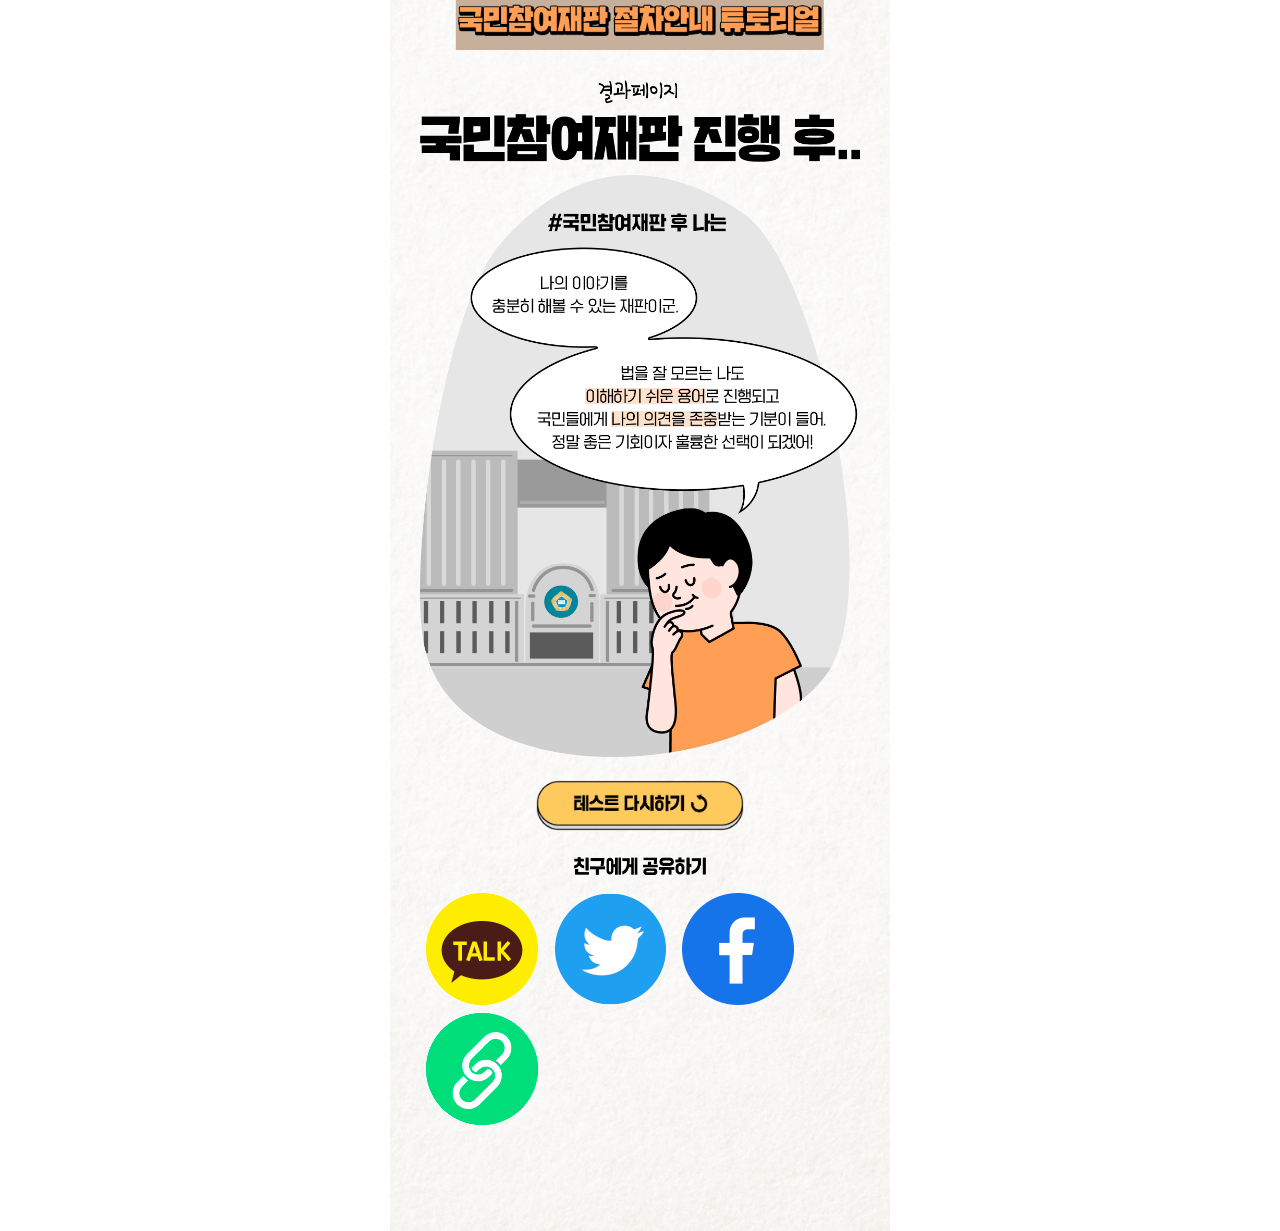
<file: result.html>
<!DOCTYPE html>
<html lang="ko">
<head>
    <meta charset="UTF-8">
    <meta name="viewport" content="width=device-width, initial-scale=1.0">
    <title>국민참여재판 튜토리얼 [결과]</title>
    <link rel="stylesheet" href="https://cdn.jsdelivr.net/npm/bootstrap@4.5.3/dist/css/bootstrap.min.css"
        integrity="sha384-TX8t27EcRE3e/ihU7zmQxVncDAy5uIKz4rEkgIXeMed4M0jlfIDPvg6uqKI2xXr2" crossorigin="anonymous">
    <link rel="stylesheet" href="style.css">
    <meta property="og:url"           content="https://leafy-empanada-b0c97b.netlify.app/result.html" />
    <meta property="og:type"          content="website" />
    <meta property="og:title"         content="국민참여재판 튜토리얼" />
    <meta property="og:description"   content="국민참여재판 튜토리얼" />
    <meta property="og:image"         content="'https://user-images.githubusercontent.com/55049159/201449154-3b91d106-9a07-488b-b163-95e5eed842bb.png'," />
</head>
<body>
    <form>
        <input id="pageId" name="pageId" value=""  hidden />
    </form>
        <div class="Toastify"></div>
        <div class="grb">
                    <div style="position: fixed;  height: 40px; transform: translateX(-50%) scale(1); transform-origin: center top; left: 50%; z-index: 1;">
                        <div id="header" style="height: 50px; background-color: rgb(199, 176, 155); text-align: center;align-items: center;">
                            <div class="row" style="width:100%;height:100%;margin-right:0px;margin-left:0px;align-items: center;">
                                <div class="col-2 col-sm-2" >
                                </div>
                                <div id="header_img_wrap" class="col-8 col-sm-8 " >
                                    <img id="header_img"  style="height:35px;width:100%;" src="/assets/images/test02_header.png">
                                </div>
                                <div class="col-2 col-sm-2 ">
                                </div>
                            </div> 
                        </div>
                    </div>

                    <div id="content" class="content">
                        
                        <!-- 기종 사이즈에 맞춰서 변경 -->
                            <div class="dummy-header" style="height:80px;max-width: 500px;"></div>
                            <div class="page-slide-wrap">
                                <div class="page-slide slide-off-enter-done">
                                    <div style="min-height: calc((100vh - 84px) / 1); position:relative; top:10%;
                                     margin-left:6%; margin-right:6%;" >
                                        <div id="tutorial_result_content">
                                            <img id="tutorial_result_titleSrc" src="/assets/images/results/tutorial_result_title.png">
                                            <img id="tutorial_result_titleImageSrc" src="/assets/images/results/tutorial_result_titleImg.png">
                                            <div id="reset" class="d-flex flex-row justify-content-center"> 
                                                <button type="button" class="resetBtn" id="resetBtn"><img id="resetImg" src="/assets/images/icon/resetBtn.png"></button>
                                            </div>
                                            <div id="shareTitle">
                                                <img id="shareTitleSrc" src="/assets/images/icon/share_title2.png">
                                            </div>
                                            <div id="share" class="d-flex flex-row justify-content-center"> 
                                                <div class="item"></div>
                                                <button type="button" class="shareBtn" id="kakaoBtn2"><img id="kakao"  src="/assets/images/icon/kakao.png"></button>
                                                <button type="button" class="shareBtn" id="tweetBtn"><img id="tweet" src="/assets/images/icon/tweet.png"></button>
                                                <button type="button" class="shareBtn" id="facebookBtn"><img id="facebook" src="/assets/images/icon/facebook.png"></button>
                                                <button type="button" class="shareBtn" id="linkBtn"><img id="link" src="/assets/images/icon/link.png"></button>
                                                <div class="item"></div>
                                            </div>
                                        </div>
                                        <div class="dummy-footer" style="height: 100px;max-width: 500px;"></div>
                                    </div>
                                </div>
                            </div>
                    </div>
            </div>
        </div>

    <script src="https://t1.kakaocdn.net/kakao_js_sdk/2.0.1/kakao.min.js"
    integrity="sha384-eKjgHJ9+vwU/FCSUG3nV1RKFolUXLsc6nLQ2R1tD0t4YFPCvRmkcF8saIfOZNWf/" crossorigin="anonymous"></script>
    <script src="https://code.jquery.com/jquery-3.5.1.slim.min.js"
        integrity="sha384-DfXdz2htPH0lsSSs5nCTpuj/zy4C+OGpamoFVy38MVBnE+IbbVYUew+OrCXaRkfj"
        crossorigin="anonymous"></script>
    <script src="https://cdn.jsdelivr.net/npm/bootstrap@4.5.3/dist/js/bootstrap.bundle.min.js"
        integrity="sha384-ho+j7jyWK8fNQe+A12Hb8AhRq26LrZ/JpcUGGOn+Y7RsweNrtN/tE3MoK7ZeZDyx"
        crossorigin="anonymous"></script>
    <script src="data.js"></script>
    <script src="result.js"></script>
</body>
</html>
</file>
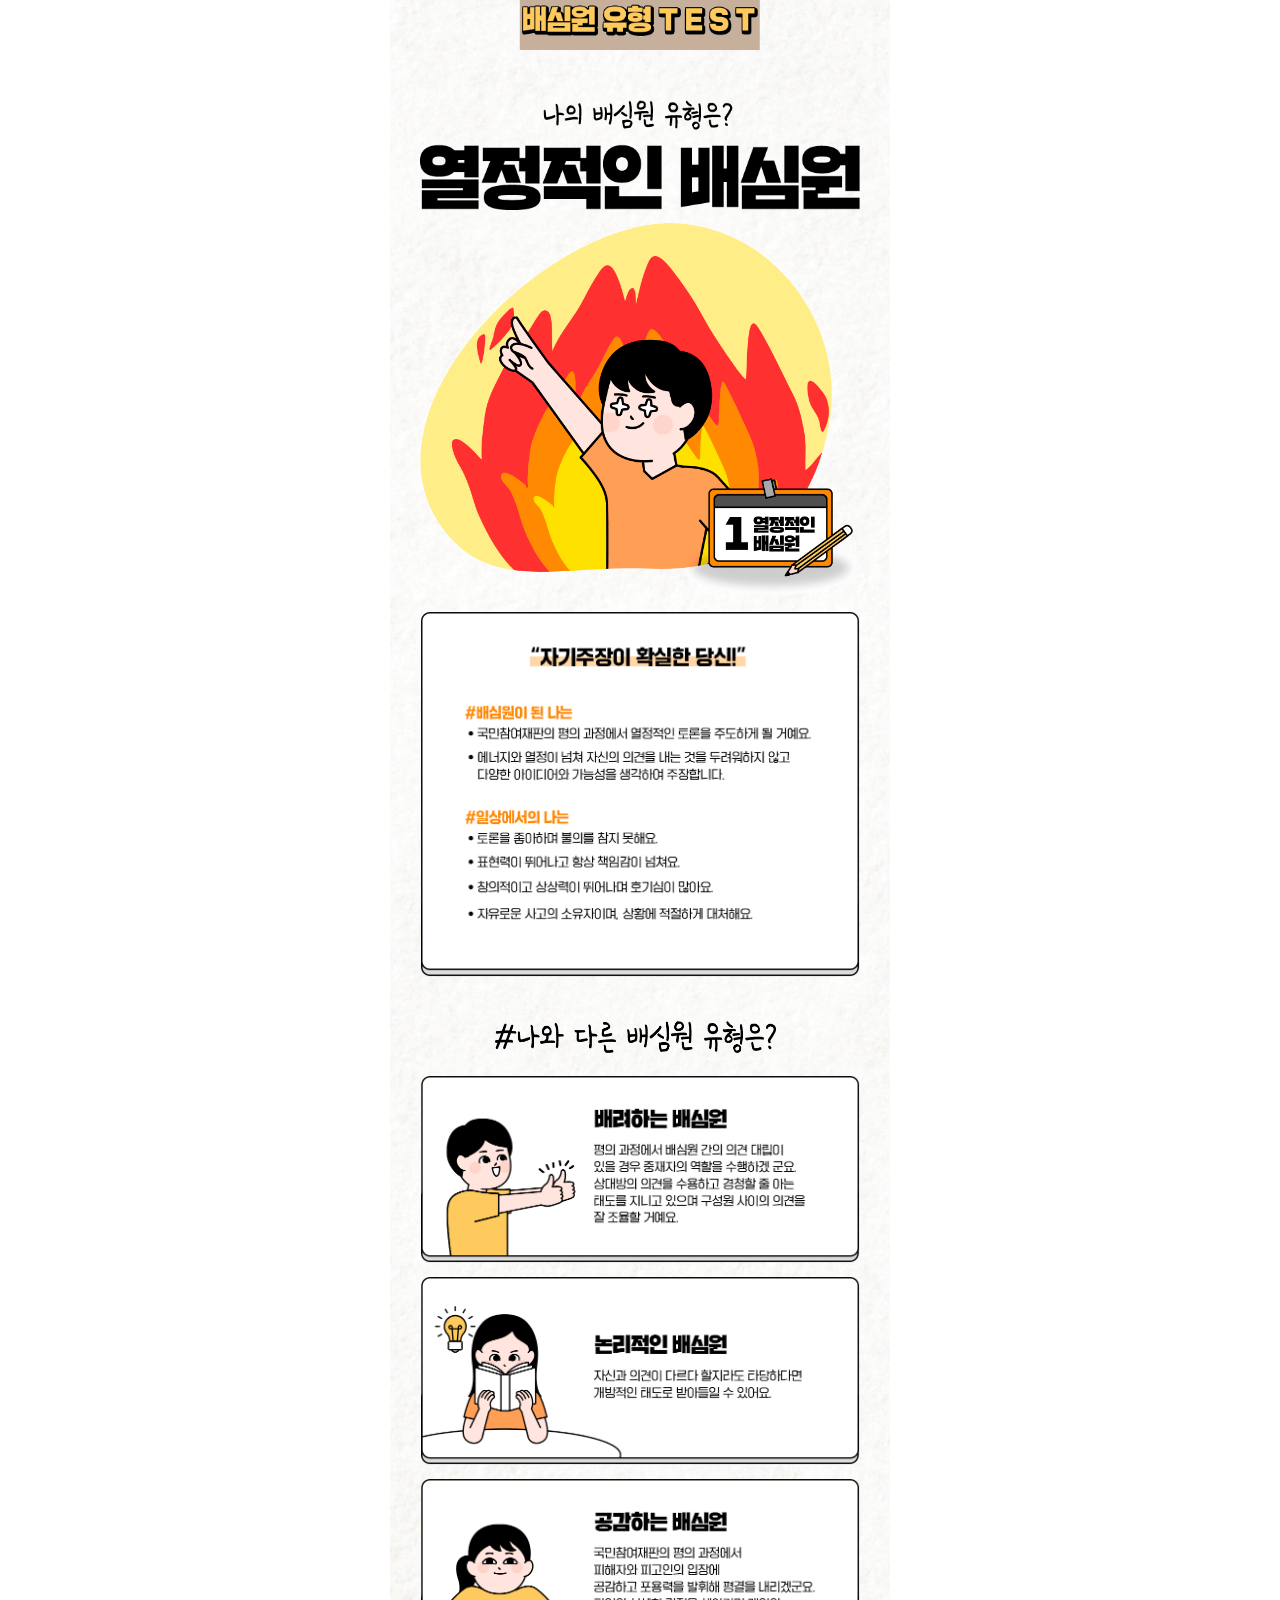
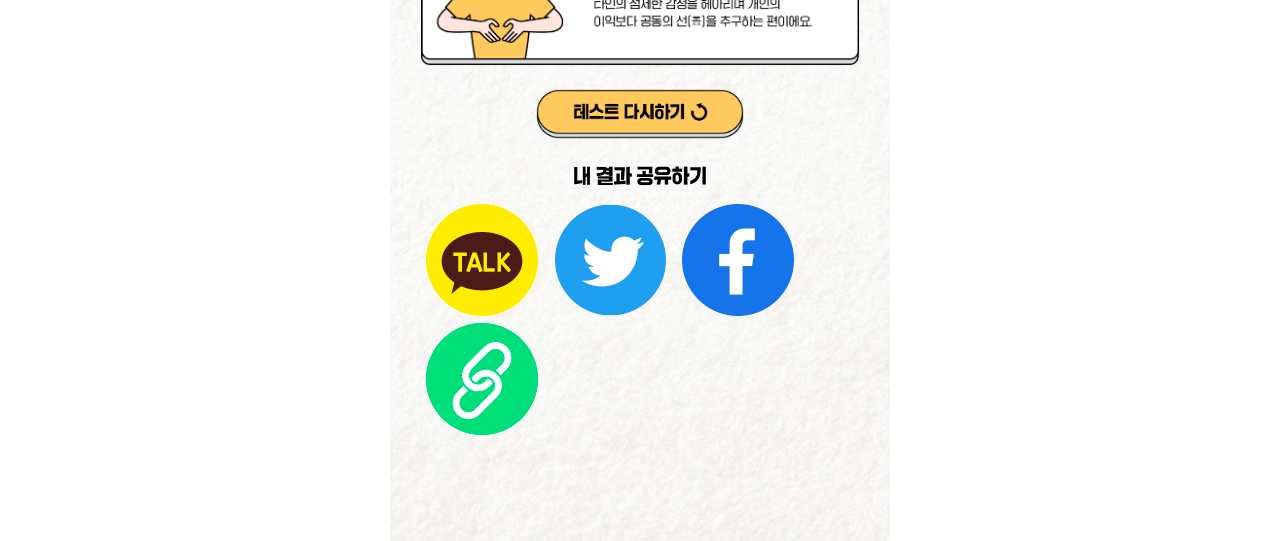
<file: result1.html>
<!DOCTYPE html>
<html lang="ko">
<head>
    <meta charset="UTF-8">
    <meta name="viewport" content="width=device-width, initial-scale=1.0">
    <title>테스트 [결과]</title>
    <link rel="stylesheet" href="https://cdn.jsdelivr.net/npm/bootstrap@4.5.3/dist/css/bootstrap.min.css"
        integrity="sha384-TX8t27EcRE3e/ihU7zmQxVncDAy5uIKz4rEkgIXeMed4M0jlfIDPvg6uqKI2xXr2" crossorigin="anonymous">
    <link rel="stylesheet" href="style.css">
    <meta property="og:url"           content="https://leafy-empanada-b0c97b.netlify.app/result1.html" />
    <meta property="og:type"          content="website" />
    <meta property="og:title"         content="국민참여재판 배심원유형 테스트" />
    <meta property="og:description"   content="배심원유형 테스트" />
    <meta property="og:image"         content="'https://user-images.githubusercontent.com/55049159/201449154-3b91d106-9a07-488b-b163-95e5eed842bb.png'," />
</head>
<body>
    <form>
        <input id="pageId" name="pageId" value="1"  hidden />
    </form>
        <div class="Toastify"></div>
        <div class="grb">
            <div style="position: relative; flex: 1 1 0%;">
                <div style="width:100%; margin-top: 0px;overflow: auto;min-height: 100vh; 
                    overflow:scroll; overflow-x:hidden;">
                    <div style="position: fixed;  height: 40px; transform: translateX(-50%) scale(1); transform-origin: center top; left: 50%; z-index: 1;">
                        <div id="header" style="height: 50px; background-color: rgb(199, 176, 155); text-align: center;align-items: center;">
                            <div class="row" style="width:100%;height:100%;margin-right:0px;margin-left:0px;align-items: center;">
                                <div class="col-2 col-sm-2" >
                                </div>
                                <div id="header_img_wrap" class="col-8 col-sm-8 " >
                                    <img id="header_img"  style="height:35px;" src="/assets/images/test01_header.png"">
                                </div>
                                <div class="col-2 col-sm-2 ">
                                </div>
                            </div> 
                        </div>
                    </div>
                    <div id="content" class="content"> 
                            <div class="dummy-header" style="height:100px;max-width: 500px;"></div>
                            <div class="page-slide-wrap">
                                <div class="page-slide slide-off-enter-done">
                                    <div style="min-height: calc((100vh - 84px) / 1); position:relative; top:10%;
                                     margin-left:6%; margin-right:6%;" >
                                        <div id="result_content">
                                            <img id="result_titleSrc" src="/assets/images/results/01/title01.png">
                                            <img id="result_titleImageSrc" src="/assets/images/results/01/title_img01.png">
                                            <img id="result_contentImageSrc" src="/assets/images/results/01/content_img01.png">
                                            <div id="sub">
                                                <img id="sub_title" src="/assets/images/results/sub_title.png">
                                            </div>
                                            <div> 
                                                <img id="relatedResult02" class="result_relatedResult" src="/assets/images/results/sub_img02.png">
                                                <img id="relatedResult03" class="result_relatedResult" src="/assets/images/results/sub_img03.png">
                                                <img id="relatedResult04" class="result_relatedResult" src="/assets/images/results/sub_img04.png">
                                            </div>
                                            <div id="reset" class="d-flex flex-row justify-content-center"> 
                                                <button type="button" class="resetBtn" id="resetBtn"><img id="resetImg" src="/assets/images/icon/resetBtn.png"></button>
                                            </div>
                                            <div id="shareTitle">
                                                <img id="shareTitleSrc" src="/assets/images/icon/share_title.png">
                                            </div>
                                            <div id="share" class="d-flex flex-row justify-content-center"> 
                                                <div class="item"></div>
                                                <button type="button" class="shareBtn" id="kakaoBtn"><img id="kakao"  src="/assets/images/icon/kakao.png"></button>
                                                <button type="button" class="shareBtn" id="tweetBtn"><img id="tweet" src="/assets/images/icon/tweet.png"></button>
                                                <button type="button" class="shareBtn" id="facebookBtn"><img id="facebook" src="/assets/images/icon/facebook.png"></button>
                                                <button type="button" class="shareBtn" id="linkBtn"><img id="link" src="/assets/images/icon/link.png"></button>
                                                <div class="item"></div>
                                            </div>
                                        </div>
                                        <div class="dummy-footer" style="height: 100px;max-width: 500px;"></div>
                                    </div>
                                </div>
                            </div>
                        </div>
                    </div>
                </div>
        </div>
    <script src="https://t1.kakaocdn.net/kakao_js_sdk/2.0.1/kakao.min.js"
    integrity="sha384-eKjgHJ9+vwU/FCSUG3nV1RKFolUXLsc6nLQ2R1tD0t4YFPCvRmkcF8saIfOZNWf/" crossorigin="anonymous"></script>
    <script src="https://code.jquery.com/jquery-3.5.1.slim.min.js"
        integrity="sha384-DfXdz2htPH0lsSSs5nCTpuj/zy4C+OGpamoFVy38MVBnE+IbbVYUew+OrCXaRkfj"
        crossorigin="anonymous"></script>
    <script src="https://cdn.jsdelivr.net/npm/bootstrap@4.5.3/dist/js/bootstrap.bundle.min.js"
        integrity="sha384-ho+j7jyWK8fNQe+A12Hb8AhRq26LrZ/JpcUGGOn+Y7RsweNrtN/tE3MoK7ZeZDyx"
        crossorigin="anonymous"></script>
    <script src="data.js"></script>
    <script src="result.js"></script>
</body>
</html>
</file>
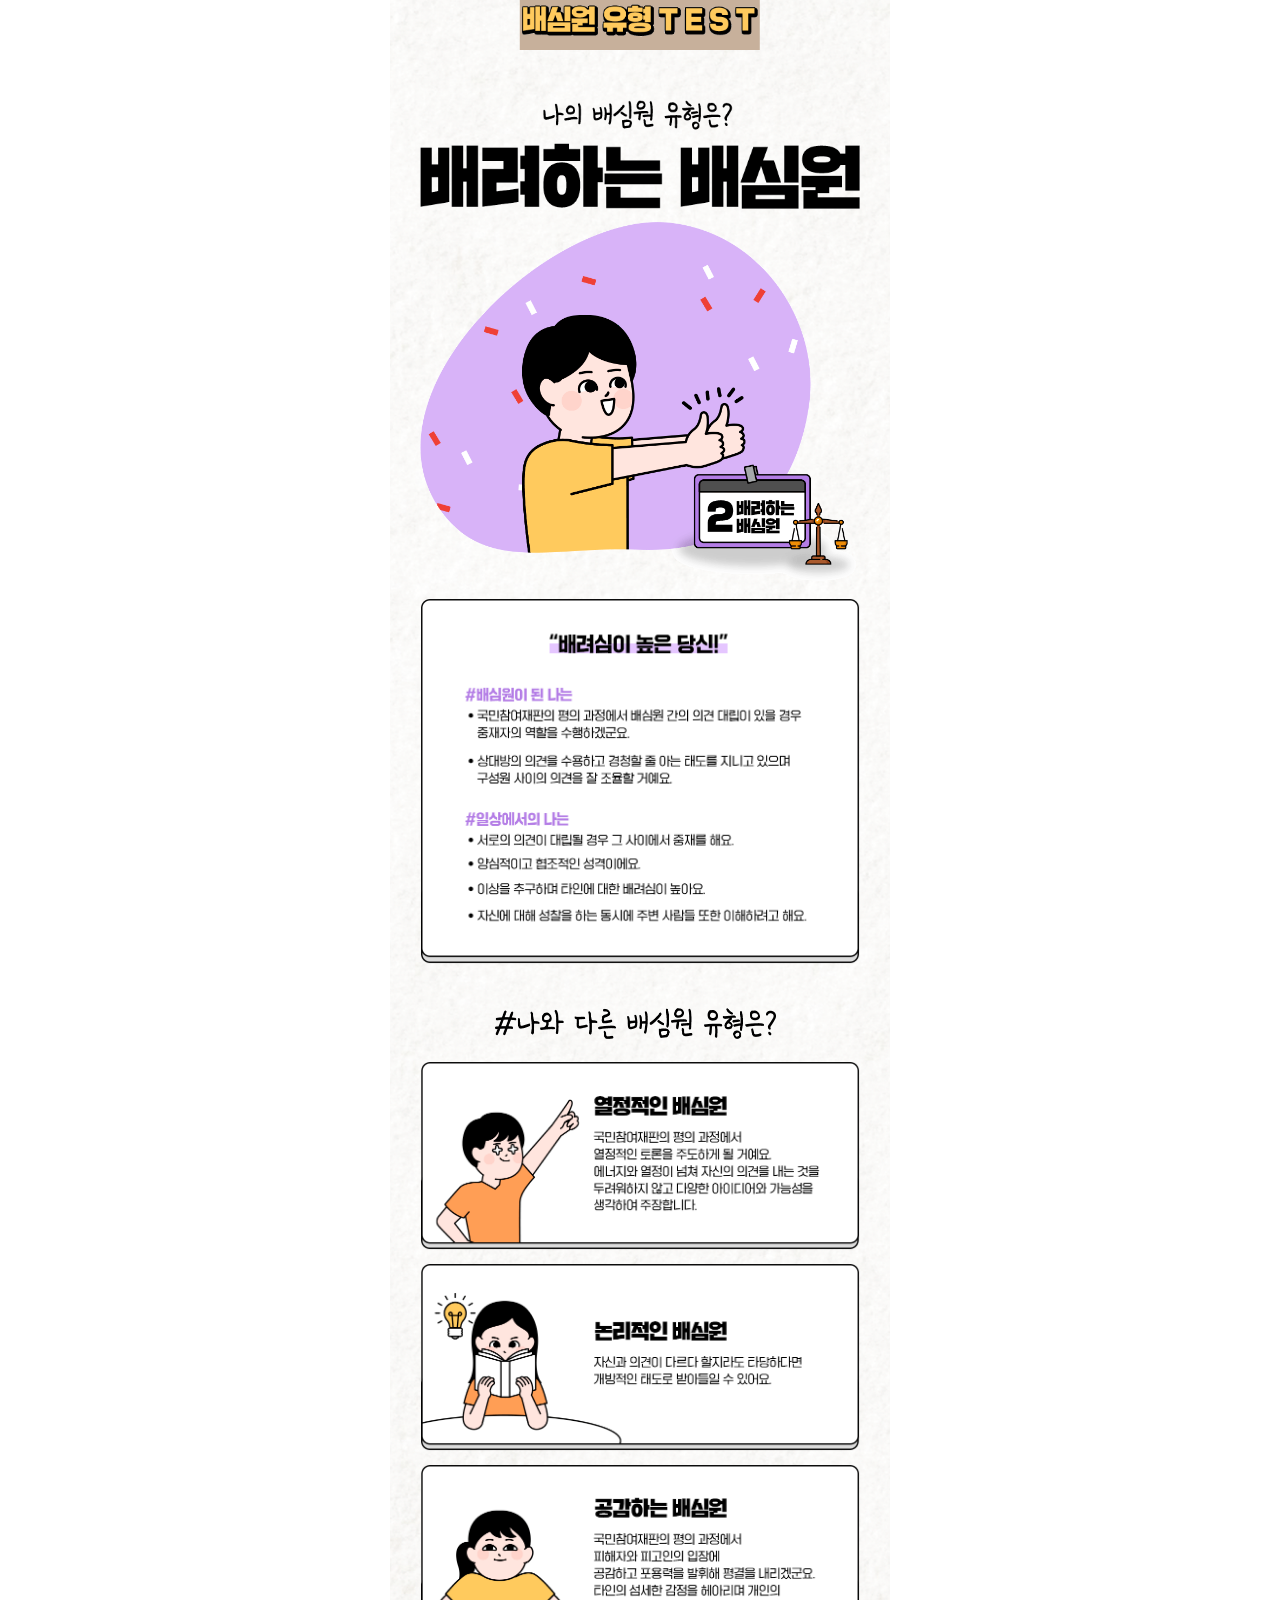
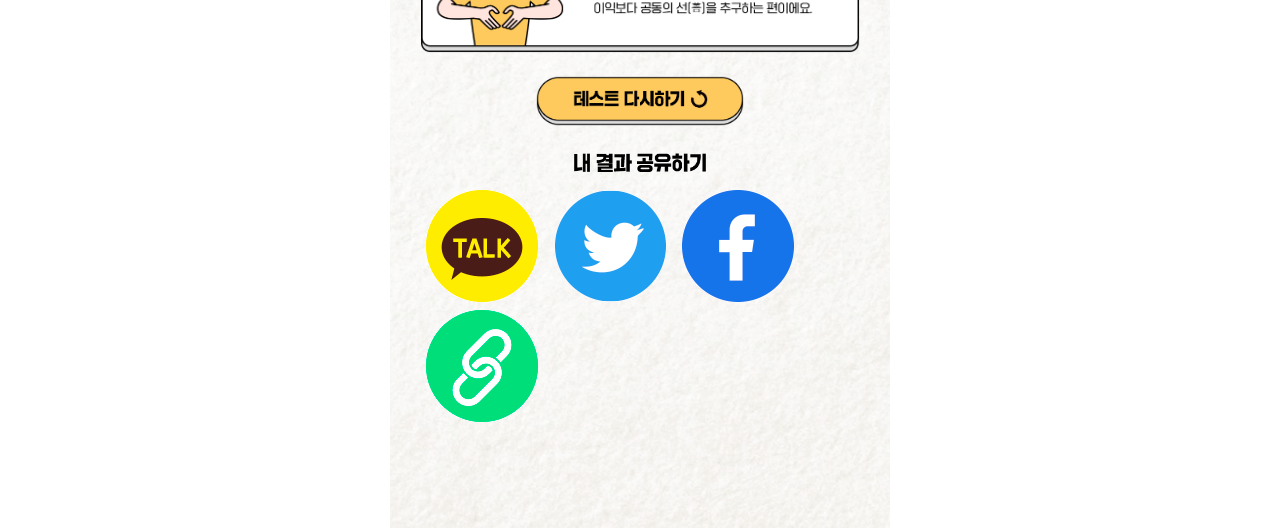
<file: result2.html>
<!DOCTYPE html>
<html lang="ko">
<head>
    <meta charset="UTF-8">
    <meta name="viewport" content="width=device-width, initial-scale=1.0">
    <title>테스트 [결과]</title>
    <link rel="stylesheet" href="https://cdn.jsdelivr.net/npm/bootstrap@4.5.3/dist/css/bootstrap.min.css"
        integrity="sha384-TX8t27EcRE3e/ihU7zmQxVncDAy5uIKz4rEkgIXeMed4M0jlfIDPvg6uqKI2xXr2" crossorigin="anonymous">
    <link rel="stylesheet" href="style.css">
    <meta property="og:url"           content="https://leafy-empanada-b0c97b.netlify.app/result2.html" />
    <meta property="og:type"          content="website" />
    <meta property="og:title"         content="국민참여재판 배심원유형 테스트" />
    <meta property="og:description"   content="배심원유형 테스트" />
    <meta property="og:image"         content="'https://user-images.githubusercontent.com/55049159/201449154-3b91d106-9a07-488b-b163-95e5eed842bb.png'," />
</head>
<body>
    <form>
        <input id="pageId" name="pageId" value="2"  hidden />
    </form>
        <div class="Toastify"></div>
        <div class="grb">
            <div style="position: relative; flex: 1 1 0%;">
                <div style="width:100%; margin-top: 0px;overflow: auto;  min-height: 100vh; 
                    overflow:scroll; overflow-x:hidden;">
                    <div style="position: fixed;  height: 40px; transform: translateX(-50%) scale(1); transform-origin: center top; left: 50%; z-index: 1;">
                        <div id="header" style="height: 50px; background-color: rgb(199, 176, 155); text-align: center;align-items: center;">
                            <div class="row" style="width:100%;height:100%;margin-right:0px;margin-left:0px;align-items: center;">
                                <div class="col-2 col-sm-2" >
                                </div>
                                <div id="header_img_wrap" class="col-8 col-sm-8 " >
                                    <img id="header_img"  style="height:35px;" src="/assets/images/test01_header.png"">
                                </div>
                                <div class="col-2 col-sm-2 ">
                                </div>
                            </div> 
                        </div>
                    </div>
                    <div id="content" class="content"> 
                            <div class="dummy-header" style="height:100px;max-width: 500px;"></div>
                            <div class="page-slide-wrap">
                                <div class="page-slide slide-off-enter-done">
                                    <div style="min-height: calc((100vh - 84px) / 1); position:relative; top:10%;
                                     margin-left:6%; margin-right:6%;" >
                                        <div id="result_content">
                                            <img id="result_titleSrc" src="/assets/images/results/02/title02.png">
                                            <img id="result_titleImageSrc" src="/assets/images/results/02/title_img02.png">
                                            <img id="result_contentImageSrc" src="/assets/images/results/02/content_img02.png">
                                            <div id="sub">
                                                <img id="sub_title" src="/assets/images/results/sub_title.png">
                                            </div>
                                            <div> 
                                                <img id="relatedResult02" class="result_relatedResult" src="/assets/images/results/sub_img01.png">
                                                <img id="relatedResult03" class="result_relatedResult" src="/assets/images/results/sub_img03.png">
                                                <img id="relatedResult04" class="result_relatedResult" src="/assets/images/results/sub_img04.png">
                                            </div>
                                            <div id="reset" class="d-flex flex-row justify-content-center"> 
                                                <button type="button" class="resetBtn" id="resetBtn"><img id="resetImg" src="/assets/images/icon/resetBtn.png"></button>
                                            </div>
                                            <div id="shareTitle">
                                                <img id="shareTitleSrc" src="/assets/images/icon/share_title.png">
                                            </div>
                                            <div id="share" class="d-flex flex-row justify-content-center"> 
                                                <div class="item"></div>
                                                <button type="button" class="shareBtn" id="kakaoBtn"><img id="kakao"  src="/assets/images/icon/kakao.png"></button>
                                                <button type="button" class="shareBtn" id="tweetBtn"><img id="tweet" src="/assets/images/icon/tweet.png"></button>
                                                <button type="button" class="shareBtn" id="facebookBtn"><img id="facebook" src="/assets/images/icon/facebook.png"></button>
                                                <button type="button" class="shareBtn" id="linkBtn"><img id="link" src="/assets/images/icon/link.png"></button>
                                                <div class="item"></div>
                                            </div>
                                        </div>
                                        <div class="dummy-footer" style="height: 100px;max-width: 500px;"></div>
                                    </div>
                                </div>
                            </div>
                        </div>
                    </div>
                </div>
            </div>
    <script src="https://t1.kakaocdn.net/kakao_js_sdk/2.0.1/kakao.min.js"
    integrity="sha384-eKjgHJ9+vwU/FCSUG3nV1RKFolUXLsc6nLQ2R1tD0t4YFPCvRmkcF8saIfOZNWf/" crossorigin="anonymous"></script>
    <script src="https://code.jquery.com/jquery-3.5.1.slim.min.js"
        integrity="sha384-DfXdz2htPH0lsSSs5nCTpuj/zy4C+OGpamoFVy38MVBnE+IbbVYUew+OrCXaRkfj"
        crossorigin="anonymous"></script>
    <script src="https://cdn.jsdelivr.net/npm/bootstrap@4.5.3/dist/js/bootstrap.bundle.min.js"
        integrity="sha384-ho+j7jyWK8fNQe+A12Hb8AhRq26LrZ/JpcUGGOn+Y7RsweNrtN/tE3MoK7ZeZDyx"
        crossorigin="anonymous"></script>
    <script src="result.js"></script>
    <script src="data.js"></script>
</body>
</html>
</file>
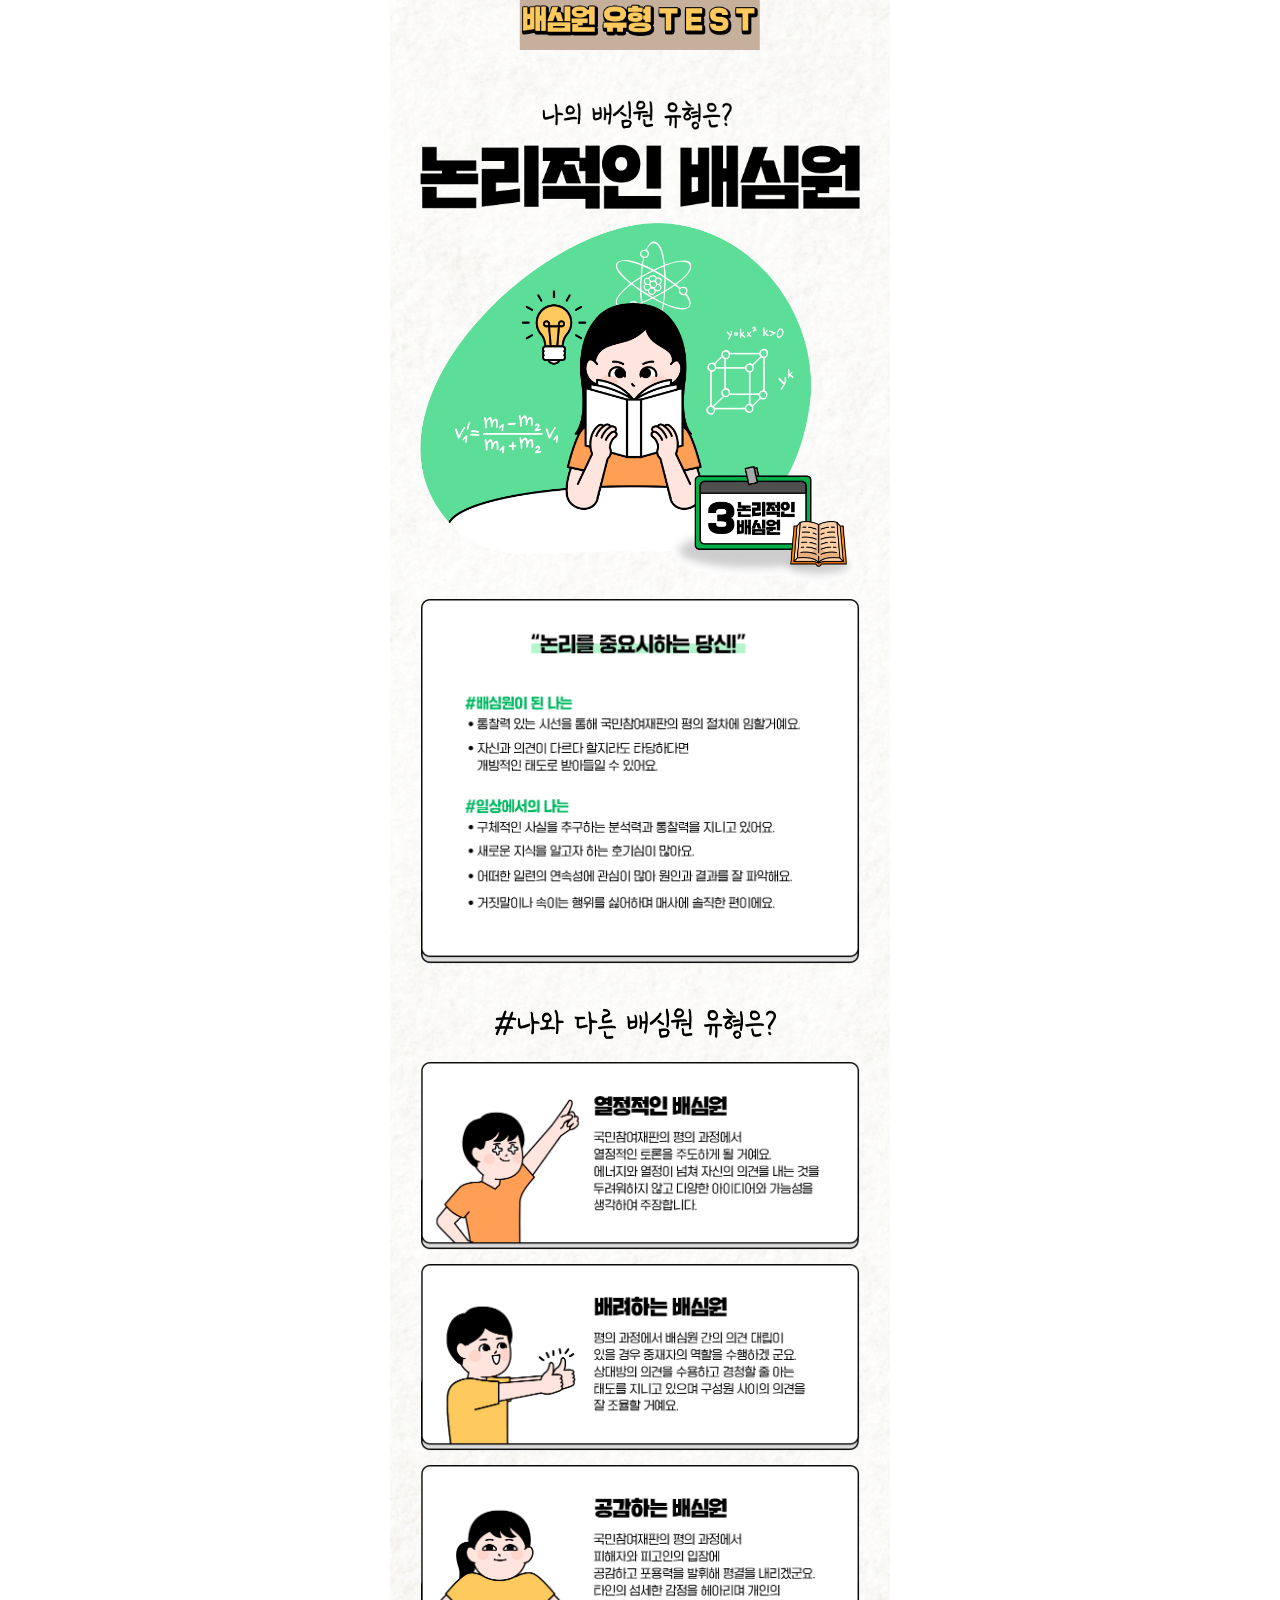
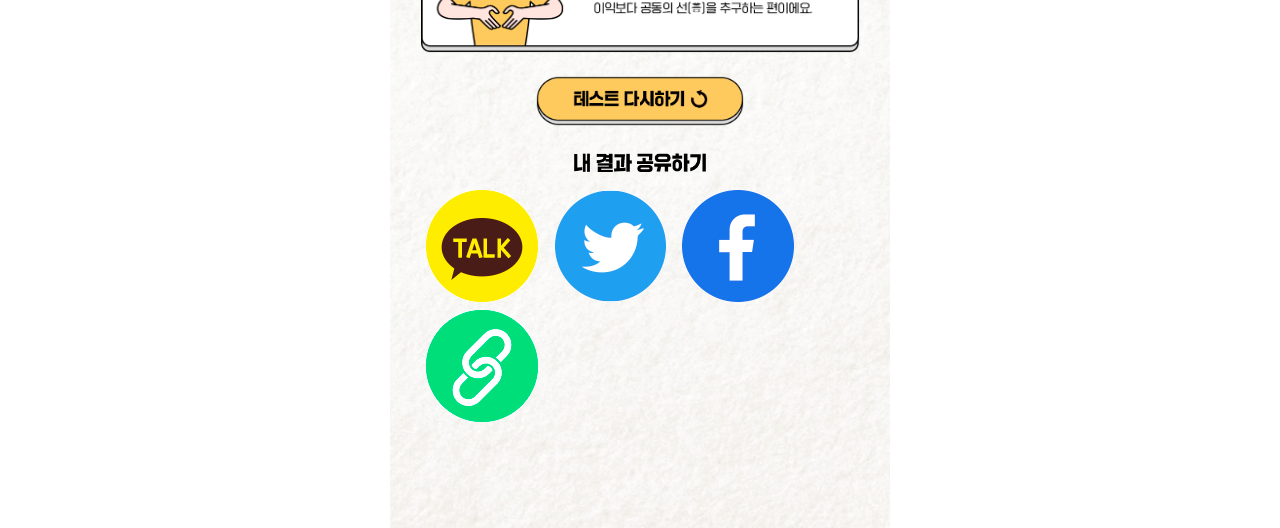
<file: result3.html>
<!DOCTYPE html>
<html lang="ko">
<head>
    <meta charset="UTF-8">
    <meta name="viewport" content="width=device-width, initial-scale=1.0">
    <title>테스트 [결과]</title>
    <link rel="stylesheet" href="https://cdn.jsdelivr.net/npm/bootstrap@4.5.3/dist/css/bootstrap.min.css"
        integrity="sha384-TX8t27EcRE3e/ihU7zmQxVncDAy5uIKz4rEkgIXeMed4M0jlfIDPvg6uqKI2xXr2" crossorigin="anonymous">
    <link rel="stylesheet" href="style.css">
    <meta property="og:url"           content="https://leafy-empanada-b0c97b.netlify.app/relatedResult03.html" />
    <meta property="og:type"          content="website" />
    <meta property="og:title"         content="국민참여재판 배심원유형 테스트" />
    <meta property="og:description"   content="배심원유형 테스트" />
    <meta property="og:image"         content="'https://user-images.githubusercontent.com/55049159/201449154-3b91d106-9a07-488b-b163-95e5eed842bb.png'," />
</head>
<body>
    <form>
        <input id="pageId" name="pageId" value="3"  hidden />
    </form>
        <div class="Toastify"></div>
        <div class="grb">
            <div style="position: relative; flex: 1 1 0%;">
                <div style="width:100%; margin-top: 0px;overflow: auto;  min-height: 100vh; 
                    overflow:scroll; overflow-x:hidden;">
                    <div style="position: fixed;  height: 40px; transform: translateX(-50%) scale(1); transform-origin: center top; left: 50%; z-index: 1;">
                        <div id="header" style="height: 50px; background-color: rgb(199, 176, 155); text-align: center;align-items: center;">
                            <div class="row" style="width:100%;height:100%;margin-right:0px;margin-left:0px;align-items: center;">
                                <div class="col-2 col-sm-2       " >
                                </div>
                                <div id="header_img_wrap" class="col-8 col-sm-8 " >
                                    <img id="header_img"  style="height:35px;" src="/assets/images/test01_header.png">
                                </div>
                                <div class="col-2 col-sm-2 ">
                                </div>
                            </div> 
                        </div>
                    </div>
                    <div id="content" class="content"> 
                            <div class="dummy-header" style="height:100px;max-width: 500px;"></div>
                            <div class="page-slide-wrap">
                                <div class="page-slide slide-off-enter-done">
                                    <div style="min-height: calc((100vh - 84px) / 1); position:relative; top:10%;
                                     margin-left:6%; margin-right:6%;" >
                                        <div id="result_content">
                                            <img id="result_titleSrc" src="/assets/images/results/03/title03.png">
                                            <img id="result_titleImageSrc" src="/assets/images/results/03/title_img03.png">
                                            <img id="result_contentImageSrc" src="/assets/images/results/03/content_img03.png">
                                            <div id="sub">
                                                <img id="sub_title" src="/assets/images/results/sub_title.png">
                                            </div>
                                            <div> 
                                                <img id="relatedResult02" class="result_relatedResult" src="/assets/images/results/sub_img01.png">
                                                <img id="relatedResult03" class="result_relatedResult" src="/assets/images/results/sub_img02.png">
                                                <img id="relatedResult04" class="result_relatedResult" src="/assets/images/results/sub_img04.png">
                                            </div>
                                            <div id="reset" class="d-flex flex-row justify-content-center"> 
                                                <button type="button" class="resetBtn" id="resetBtn"><img id="resetImg" src="/assets/images/icon/resetBtn.png"></button>
                                            </div>
                                            <div id="shareTitle">
                                                <img id="shareTitleSrc" src="/assets/images/icon/share_title.png">
                                            </div>
                                            <div id="share" class="d-flex flex-row justify-content-center"> 
                                                <div class="item"></div>
                                                <button type="button" class="shareBtn" id="kakaoBtn"><img id="kakao"  src="/assets/images/icon/kakao.png"></button>
                                                <button type="button" class="shareBtn" id="tweetBtn"><img id="tweet" src="/assets/images/icon/tweet.png"></button>
                                                <button type="button" class="shareBtn" id="facebookBtn"><img id="facebook" src="/assets/images/icon/facebook.png"></button>
                                                <button type="button" class="shareBtn" id="linkBtn"><img id="link" src="/assets/images/icon/link.png"></button>
                                                <div class="item"></div>
                                            </div>
                                        </div>
                                        <div class="dummy-footer" style="height: 100px;max-width: 500px;"></div>
                                    </div>
                                </div>
                            </div>
                        </div>
                    </div>
                </div>
            </div>
    <script src="https://t1.kakaocdn.net/kakao_js_sdk/2.0.1/kakao.min.js"
    integrity="sha384-eKjgHJ9+vwU/FCSUG3nV1RKFolUXLsc6nLQ2R1tD0t4YFPCvRmkcF8saIfOZNWf/" crossorigin="anonymous"></script>
    <script src="https://code.jquery.com/jquery-3.5.1.slim.min.js"
        integrity="sha384-DfXdz2htPH0lsSSs5nCTpuj/zy4C+OGpamoFVy38MVBnE+IbbVYUew+OrCXaRkfj"
        crossorigin="anonymous"></script>
    <script src="https://cdn.jsdelivr.net/npm/bootstrap@4.5.3/dist/js/bootstrap.bundle.min.js"
        integrity="sha384-ho+j7jyWK8fNQe+A12Hb8AhRq26LrZ/JpcUGGOn+Y7RsweNrtN/tE3MoK7ZeZDyx"
        crossorigin="anonymous"></script>
    <script src="result.js"></script>
    <script src="data.js"></script>
</body>
</html>
</file>
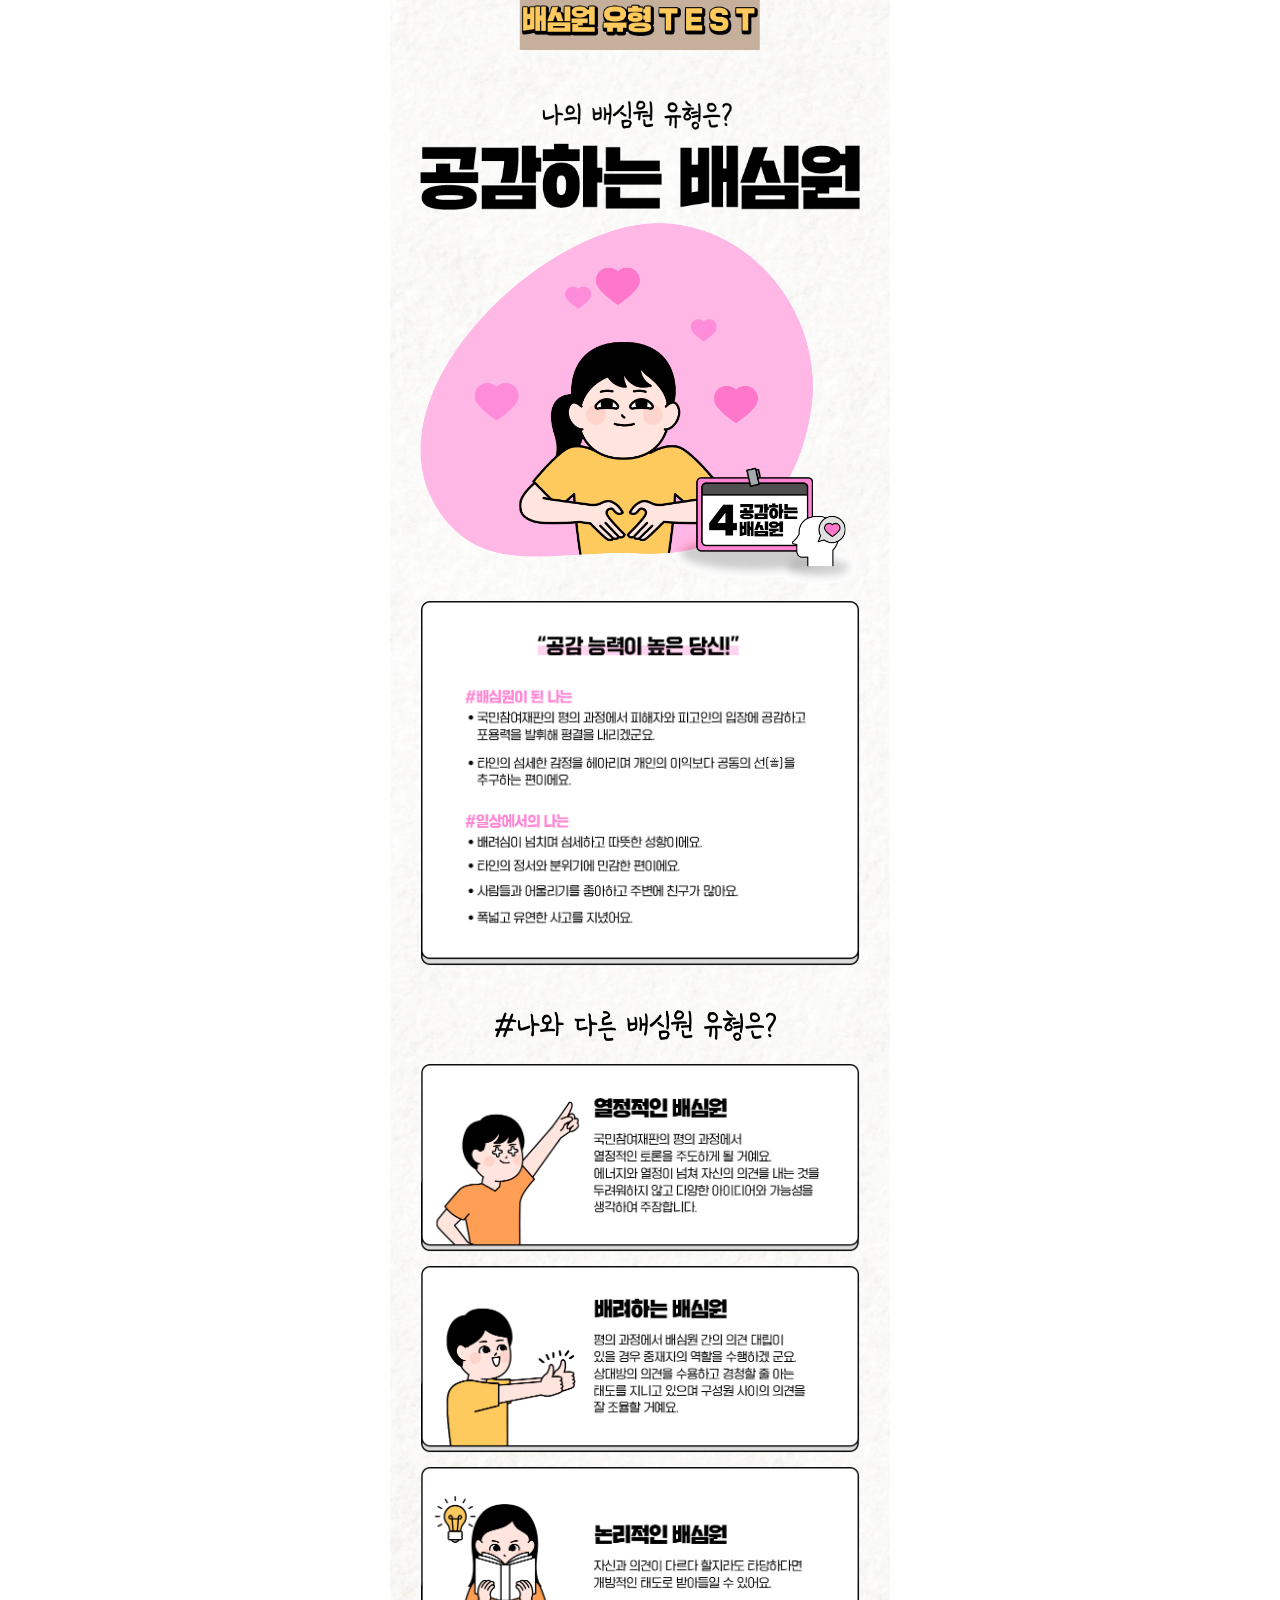
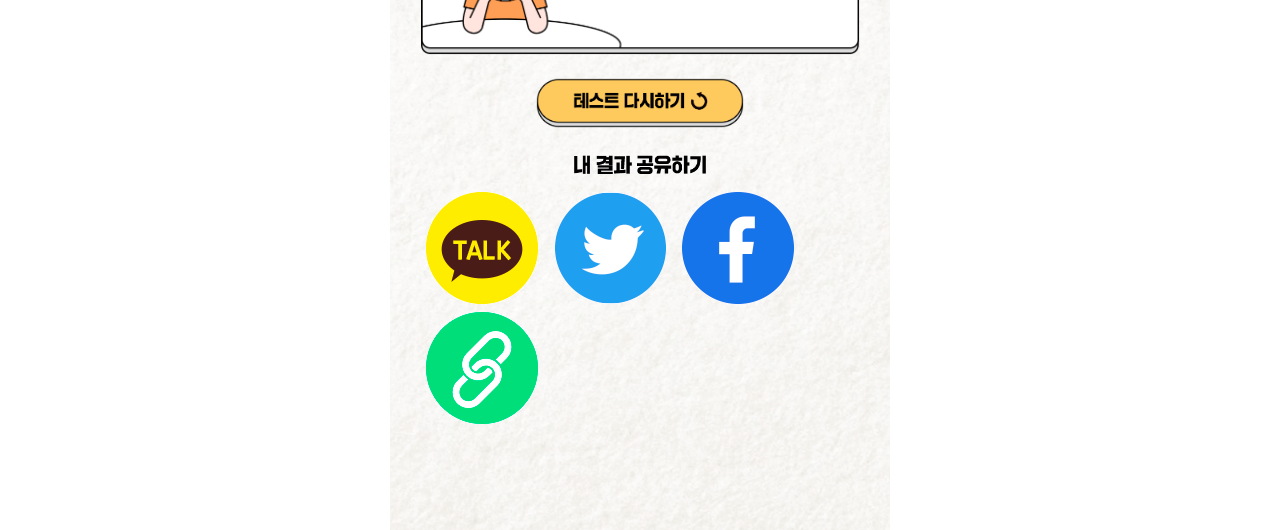
<file: result4.html>
<!DOCTYPE html>
<html lang="ko">
<head>
    <meta charset="UTF-8">
    <meta name="viewport" content="width=device-width, initial-scale=1.0">
    <title>테스트 [결과]</title>
    <link rel="stylesheet" href="https://cdn.jsdelivr.net/npm/bootstrap@4.5.3/dist/css/bootstrap.min.css"
        integrity="sha384-TX8t27EcRE3e/ihU7zmQxVncDAy5uIKz4rEkgIXeMed4M0jlfIDPvg6uqKI2xXr2" crossorigin="anonymous">
    <link rel="stylesheet" href="style.css">
    <meta property="og:url"           content="https://leafy-empanada-b0c97b.netlify.app/result4.html" />
    <meta property="og:type"          content="website" />
    <meta property="og:title"         content="국민참여재판 배심원유형 테스트" />
    <meta property="og:description"   content="배심원유형 테스트" />
    <meta property="og:image"         content="'https://user-images.githubusercontent.com/55049159/201449154-3b91d106-9a07-488b-b163-95e5eed842bb.png'," />
</head>
<body>
    <form>
        <input id="pageId" name="pageId" value="4"  hidden />
    </form>
        <div class="Toastify"></div>
        <div class="grb">
            <div style="position: relative; flex: 1 1 0%;">
                <div style="width:100%; margin-top: 0px; overflow: auto;  min-height: 100vh; 
                    overflow:scroll; overflow-x:hidden;">
                    <div style="position: fixed;  height: 40px; transform: translateX(-50%) scale(1); transform-origin: center top; left: 50%; z-index: 1;">
                        <div id="header" style="height: 50px; background-color: rgb(199, 176, 155); text-align: center;align-items: center;">
                            <div class="row" style="width:100%;height:100%;margin-right:0px;margin-left:0px;align-items: center;">
                                <div class="col-2 col-sm-2" >
                                </div>
                                <div id="header_img_wrap" class="col-8 col-sm-8 " >
                                    <img id="header_img"  style="height:35px;" src="/assets/images/test01_header.png"">
                                </div>
                                <div class="col-2 col-sm-2 ">
                                </div>
                            </div> 
                        </div>
                    </div>
                    <div id="content" class="content"> 
                            <div class="dummy-header" style="height:100px;max-width: 500px;"></div>
                            <div class="page-slide-wrap">
                                <div class="page-slide slide-off-enter-done">
                                    <div style="min-height: calc((100vh - 84px) / 1); position:relative; top:10%;
                                     margin-left:6%; margin-right:6%;" >
                                        <div id="result_content">
                                            <img id="result_titleSrc" src="/assets/images/results/04/title04.png">
                                            <img id="result_titleImageSrc" src="/assets/images/results/04/title_img04.png">
                                            <img id="result_contentImageSrc" src="/assets/images/results/04/content_img04.png">
                                            <div id="sub">
                                                <img id="sub_title" src="/assets/images/results/sub_title.png">
                                            </div>
                                            <div> 
                                                <img id="relatedResult02" class="result_relatedResult" src="/assets/images/results/sub_img01.png">
                                                <img id="relatedResult03" class="result_relatedResult" src="/assets/images/results/sub_img02.png">
                                                <img id="relatedResult04" class="result_relatedResult" src="/assets/images/results/sub_img03.png">
                                            </div>
                                            <div id="reset" class="d-flex flex-row justify-content-center"> 
                                                <button type="button" class="resetBtn" id="resetBtn"><img id="resetImg" src="/assets/images/icon/resetBtn.png"></button>
                                            </div>
                                            <div id="shareTitle">
                                                <img id="shareTitleSrc" src="/assets/images/icon/share_title.png">
                                            </div>
                                            <div id="share" class="d-flex flex-row justify-content-center"> 
                                                <div class="item"></div>
                                                <button type="button" class="shareBtn" id="kakaoBtn"><img id="kakao"  src="/assets/images/icon/kakao.png"></button>
                                                <button type="button" class="shareBtn" id="tweetBtn"><img id="tweet" src="/assets/images/icon/tweet.png"></button>
                                                <button type="button" class="shareBtn" id="facebookBtn"><img id="facebook" src="/assets/images/icon/facebook.png"></button>
                                                <button type="button" class="shareBtn" id="linkBtn"><img id="link" src="/assets/images/icon/link.png"></button>
                                                <div class="item"></div>
                                            </div>
                                        </div>
                                        <div class="dummy-footer" style="height: 100px;max-width: 500px;"></div>
                                    </div>
                                </div>
                            </div>
                        </div>
                    </div>
                </div>
            </div>
        </div>
    <script src="https://t1.kakaocdn.net/kakao_js_sdk/2.0.1/kakao.min.js"
    integrity="sha384-eKjgHJ9+vwU/FCSUG3nV1RKFolUXLsc6nLQ2R1tD0t4YFPCvRmkcF8saIfOZNWf/" crossorigin="anonymous"></script>
    <script src="https://code.jquery.com/jquery-3.5.1.slim.min.js"
        integrity="sha384-DfXdz2htPH0lsSSs5nCTpuj/zy4C+OGpamoFVy38MVBnE+IbbVYUew+OrCXaRkfj"
        crossorigin="anonymous"></script>
    <script src="https://cdn.jsdelivr.net/npm/bootstrap@4.5.3/dist/js/bootstrap.bundle.min.js"
        integrity="sha384-ho+j7jyWK8fNQe+A12Hb8AhRq26LrZ/JpcUGGOn+Y7RsweNrtN/tE3MoK7ZeZDyx"
        crossorigin="anonymous"></script>
    <script src="result.js"></script>
    <script src="data.js"></script>
</body>
</html>
</file>
<file: style.css>
/* 초기화 */
html, body, div, span, applet, object, iframe,
h1, h2, h3, h4, h5, h6, p, blockquote, pre,
a, abbr, acronym, address, big, cite, code,
del, dfn, em, img, ins, kbd, q, s, samp,
small, strike, strong, sub, sup, tt, var,
b, u, i, center,
dl, dt, dd, ol, ul, li,
fieldset, form, label, legend,
table, caption, tbody, tfoot, thead, tr, th, td,
article, aside, canvas, details, embed, 
figure, figcaption, footer, header, hgroup, 
menu, nav, output, ruby, section, summary,
time, mark, audio, video {
	margin: 0;
	padding: 0;
	border: 0;
	font-size: 100%;
	font: inherit;
	vertical-align: baseline;
}
/* HTML5 display-role reset for older browsers */
article, aside, details, figcaption, figure, 
footer, header, hgroup, menu, nav, section {
	display: block;
}
body {
	line-height: 1;
}
/** 스크롤바 */    
::-webkit-scrollbar {
     display: none;
}
.grb{
    width:100%; margin-top: 0px;min-height: 100vh; 
    overflow:scroll; overflow-x:hidden;
}
.content{
    position: relative; max-width: 500px;
    transform: translateX(-50%) scale(1); 
    transform-origin: center top; left: 50%;
    background-position: center center;
    background-size:cover;
    background-image: url( '/assets/images/background.png' );
    background-repeat:repeat-y;
}


ol, ul {
	list-style: none;
}
blockquote, q {
	quotes: none;
}
blockquote:before, blockquote:after,
q:before, q:after {
	content: '';
	content: none;
}
table {
	border-collapse: collapse;
	border-spacing: 0;
}

/*custom*/
button {
    border :none;
    background-color:transparent;
}
button :focus{
    border :none;
    outline: none;
}
button.answerBtn:focus{ 	
    border: none;
    outline:none;
}

.intro_content{
    display: block;text-align: center; width: 100%; margin-bottom:3%;
} 
.intro_content_img{
    display: block;text-align: center; width: 100%; margin-bottom:3%;
}
#intro_titleSrc{
    margin-top:0%;
    margin-bottom:10%;
}
#test01{
    margin-bottom:10%;
    width:80%;
    height:80%;
}
#test02{
    width:80%;
    height:80%;
}
#header_img{
    margin-top:3px;
}
#back_img{
     margin-top:3px;
}
.question_content_img{
    display: block;text-align: center; width: 100%; margin-bottom:8%;
} 
.tutorial_content_img{
    display: block;text-align: center; width: 100%; margin-bottom:8%;
} 
button.answerBtn{ 	
    border:none;
    background-color:transparent;
    margin-bottom:1%;
}
button.t_answerBtn{ 	
    border:none;
    background-color:transparent;
    margin-bottom:1%;
}
button.t_answerBtn img{ 	
    width : 100%;
    height : 100%;
}

#dummy{
    width:15%;
}
#result_content img{
    display: block;text-align: center; width: 100%; margin-bottom:3%;
}

#sub{
    display: block;
    text-align: center; 
    width: 80%; 
    height: 10%;
    margin-left:17%;
    margin-right:15%;
    margin-top:10%;
    margin-bottom:5%;
} 
#sub #sub_title{
    display: block;
    width:80%; 
} 
#reset{
    width:50%;
    margin: auto;
    margin-top:5%;
    margin-bottom:1%;
}
#resetImg{
    width:100%;
    height:100%;
}
#shareTitle{
    width:30%;
    margin: auto;
    margin-top:4%;
    margin-bottom:4%;
}
#shareTitleSrc{
    width:60%;
    height:60%;
}
#share {
    width:100%;
    height:100%;
}

.item{
    width:16.6666667%;
}

/*
    국민참여재판 튜토리얼 모달 
*/
.modal_img{
    text-align: center; width: 100%; margin-bottom:3%;
}
.modal_wrap{
    display: none;
    width: 100%;
    position: absolute;
    top: 50%;
    left: 50%;
    margin: -50% 0 0 -50%;
    z-index: 100;
}
.modal_close{
    width: 26px;
    height: 26px;
    position: absolute;
    top: 15px;
    right: 15px;
    z-index: 100;
}
.modal_close > img{
    display: block;
    width: 100%;
    height: 100%;
    z-index: 100;
}
#tutorial_result_content img{
    display: block;text-align: center; width: 100%; margin-bottom:3%;
}
.tutorial_content_imgABtn{
    display: block; text-align: center; width: 100%; margin-bottom:2.3%;
} 

button.t_answerBtn{ 	
    border:none;
    background-color:transparent;
    margin-bottom:1%;
}
button.t_answerBtn img{ 	
    width : 100%;
    height : 100%;
}

button.t_answerBBtn{
    border:none;
    background-color:transparent;
    margin-bottom:4%;
}
button.t_answerBBtn img{ 	
    width : 100%;
    height : 100%;
}
#t3_correct{
    width:10%;
    height:5%;
}
#t4_correct{
    width:10%;
    height:5%;
}
</file>
